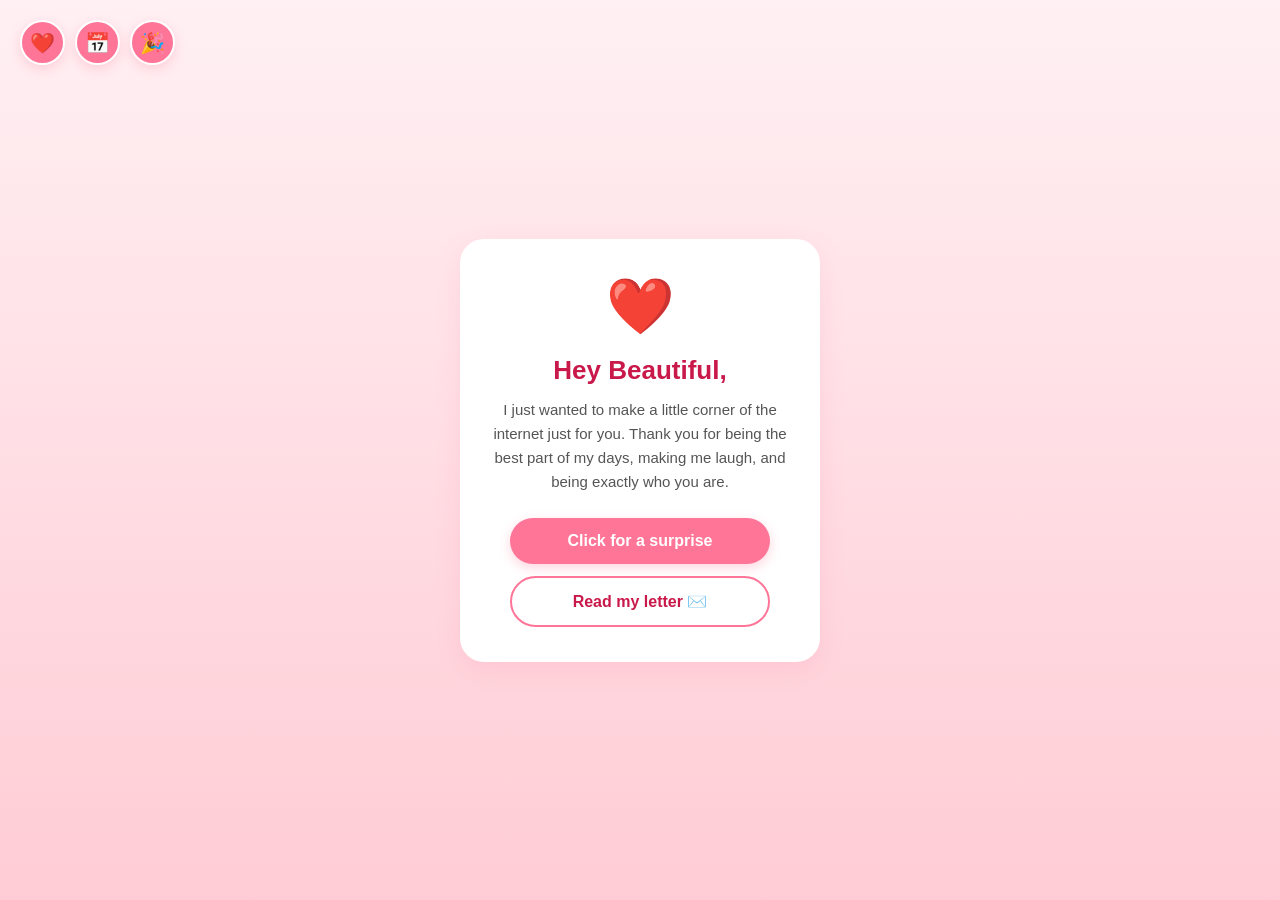
<file: index.html>
<!doctype html>
<html lang="en">
  <head>
    <meta charset="UTF-8" />
    <meta
      name="viewport"
      content="width=device-width, initial-scale=1.0, maximum-scale=1.0, user-scalable=no"
    />
    <meta name="theme-color" content="#fff0f3" />
    <meta name="mobile-web-app-capable" content="yes" />
    <title>For My Favorite Person ❤️</title>
    <link rel="stylesheet" href="style.css" />
  </head>
  <body>
    <div class="top-nav-group">
      <button class="round-btn-top" id="rain-toggle-btn" title="Heart Rain">
        ❤️
      </button>

      <button class="round-btn-top" id="calendar-btn" title="Special Countdown">
        📅
      </button>

      <!-- Hidden by default -->
      <button
        class="round-btn-top"
        id="event-day-btn"
        title="Event Day"
        style="display: none"
      >
        🎉
      </button>
    </div>

    <div class="home-container active" id="home-screen">
      <div class="container" id="card">
        <div class="heart-icon">❤️</div>
        <h1>Hey Beautiful,</h1>
        <p>
          I just wanted to make a little corner of the internet just for you.
          Thank you for being the best part of my days, making me laugh, and
          being exactly who you are.
        </p>

        <div class="button-group">
          <button class="btn" id="surprise-btn">Click for a surprise</button>
          <button class="btn btn-secondary" id="read-letter-btn">
            Read my letter ✉️
          </button>
        </div>

        <div id="secret-message"></div>
      </div>
    </div>

    <div class="home-container" id="letter-screen-wrapper">
      <div class="container letter-container" id="letter-screen">
        <div class="letter-paper">
          <div class="letter-header">My Dearest,</div>
          <div class="letter-body">
            <p>
              I love you so much, Samprita. I think I'm the luckiest person in
              the world to have you as mine. I love you, my cutieepiee
              babyyy😘😘
            </p>
            <p>
              U r my sunshine, my anxiety relief, my love, my world. I can't
              live without you with me. You are my everything, Miss Dey.
            </p>
            <p>
              No matter where life takes us, always remember that you have my
              whole heart, completely and entirely.
            </p>
          </div>
          <div class="letter-footer">
            Forever & always,<br />
            <strong>Your Ahaan❤️</strong>
          </div>
        </div>
        <button class="btn btn-back" id="back-to-home-btn">← Go Back</button>
      </div>
    </div>

    <div class="rain-container" id="rain-screen">
      <div class="rain-overlay">
        <h1>Falling for you...</h1>
        <p>Every single day.</p>
        <button class="btn btn-back" id="stop-rain-btn">Stop the rain</button>
      </div>
    </div>

    <div class="modal-overlay" id="countdown-modal">
      <div class="modal-content">
        <button class="close-modal-btn" id="close-modal-btn">✕</button>
        <div class="modal-heart">💝</div>
        <h2 id="countdown-title">Time Since Sept 20, 2025</h2>

        <div class="countdown-grid">
          <div class="countdown-box">
            <span id="days">00</span>
            <p>Days</p>
          </div>
          <div class="countdown-box">
            <span id="hours">00</span>
            <p>Hours</p>
          </div>
          <div class="countdown-box">
            <span id="minutes">00</span>
            <p>Mins</p>
          </div>
          <div class="countdown-box">
            <span id="seconds">00</span>
            <p>Secs</p>
          </div>
        </div>
      </div>
    </div>

    <script src="script.js"></script>
  </body>
</html>
</file>
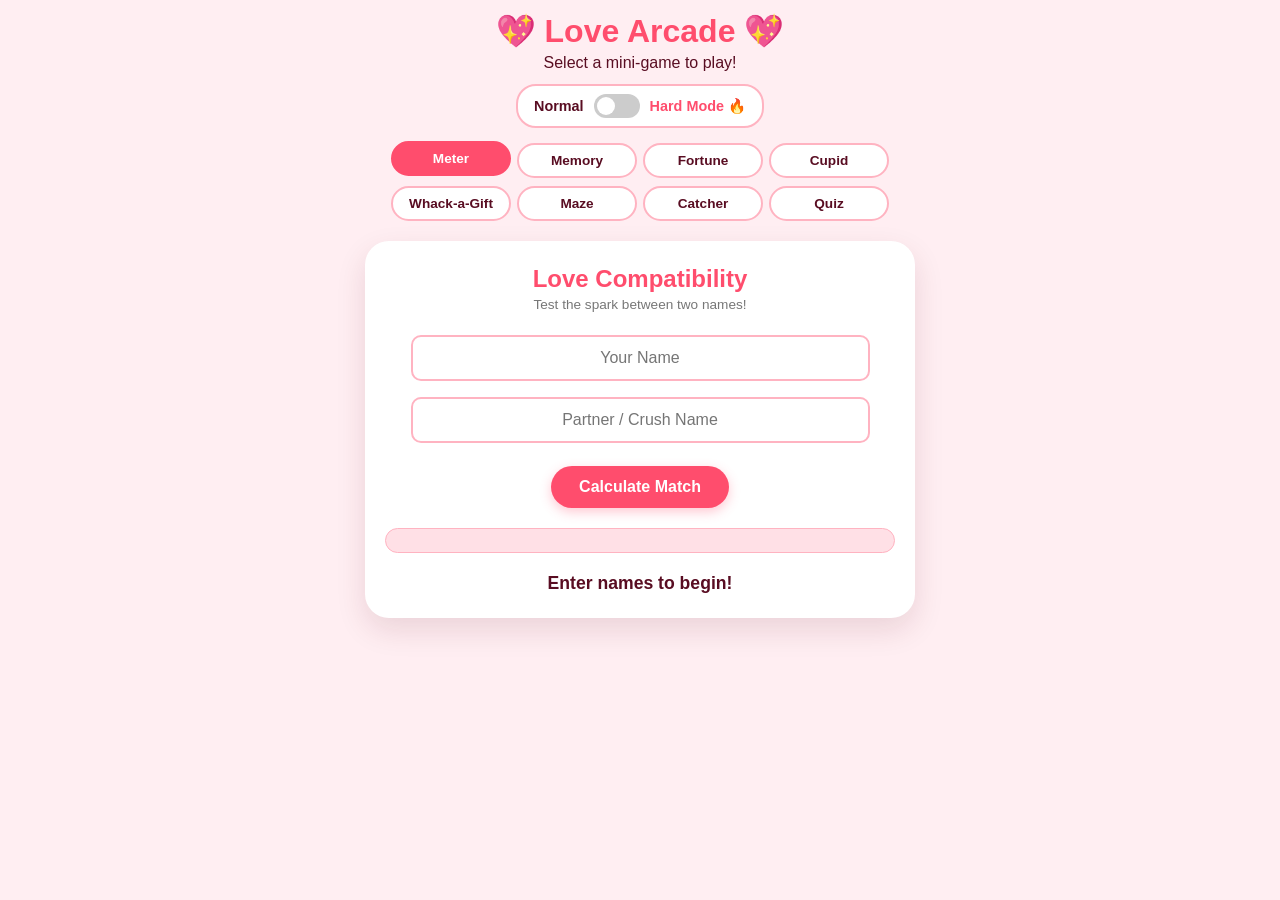
<file: games.html>
<!doctype html>
<html lang="en">
  <head>
    <meta charset="UTF-8" />
    <meta
      name="viewport"
      content="width=device-width, initial-scale=1.0, maximum-scale=1.0, user-scalable=no"
    />
    <title>Love Arcade - 8 Mini Games</title>
    <style>
      :root {
        --bg-color: #ffeef2;
        --card-bg: #ffffff;
        --primary: #ff4d6d;
        --primary-hover: #ff758f;
        --text-color: #590d22;
        --accent: #ffb3c1;
        --dark-pink: #c9184a;
        --hole-bg: #ffe0e6;
        --heart-bg: rgba(0, 150, 255, 0.25);
        --maze-wall: #590d22;
        --maze-path: #ffffff;
      }

      body.dark-theme {
        --bg-color: #1b0b2e;
        --card-bg: #2a1245;
        --primary: #b5179e;
        --primary-hover: #d800a6;
        --text-color: #f72585;
        --accent: #7209b7;
        --dark-pink: #480ca8;
        --hole-bg: #3a0ca3;
        --heart-bg: rgba(181, 23, 158, 0.35);
        --maze-wall: #f72585;
        --maze-path: #180829;
      }

      * {
        box-sizing: border-box;
        margin: 0;
        padding: 0;
        font-family:
          "Segoe UI",
          -apple-system,
          BlinkMacSystemFont,
          Roboto,
          sans-serif;
        transition:
          background-color 0.4s ease,
          color 0.4s ease;
        -webkit-tap-highlight-color: transparent;
      }

      body {
        background-color: var(--bg-color);
        color: var(--text-color);
        display: flex;
        flex-direction: column;
        align-items: center;
        padding: 12px;
        min-height: 100vh;
        position: relative;
        overflow-x: hidden;
      }

      .heart-bg-container {
        position: fixed;
        top: 0;
        left: 0;
        width: 100vw;
        height: 100vh;
        pointer-events: none;
        z-index: 0;
        overflow: hidden;
      }

      .floating-heart {
        position: absolute;
        top: 100vh;
        opacity: 0;
        color: var(--heart-bg);
        font-size: 1.8rem;
        user-select: none;
        animation: floatUp 8s linear infinite;
      }

      @keyframes floatUp {
        0% {
          transform: translateY(0) scale(0.8) rotate(0deg);
          opacity: 0;
        }
        15% {
          opacity: 0.8;
        }
        85% {
          opacity: 0.8;
        }
        100% {
          transform: translateY(-115vh) scale(1.2) rotate(360deg);
          opacity: 0;
        }
      }

      header {
        text-align: center;
        margin-bottom: 12px;
        z-index: 1;
      }

      header h1 {
        font-size: 2rem;
        color: var(--primary);
        margin-bottom: 4px;
      }

      .mode-container {
        display: flex;
        align-items: center;
        gap: 10px;
        margin-bottom: 15px;
        background: var(--card-bg);
        padding: 8px 16px;
        border-radius: 20px;
        border: 2px solid var(--accent);
        font-weight: bold;
        font-size: 0.9rem;
        z-index: 1;
      }

      .switch {
        position: relative;
        display: inline-block;
        width: 46px;
        height: 24px;
      }

      .switch input {
        opacity: 0;
        width: 0;
        height: 0;
      }

      .slider {
        position: absolute;
        cursor: pointer;
        top: 0;
        left: 0;
        right: 0;
        bottom: 0;
        background-color: #ccc;
        transition: 0.4s;
        border-radius: 24px;
      }

      .slider:before {
        position: absolute;
        content: "";
        height: 18px;
        width: 18px;
        left: 3px;
        bottom: 3px;
        background-color: white;
        transition: 0.4s;
        border-radius: 50%;
      }

      input:checked + .slider {
        background-color: var(--primary);
      }
      input:checked + .slider:before {
        transform: translateX(22px);
      }

      .nav-tabs {
        display: flex;
        flex-direction: column;
        gap: 8px;
        align-items: center;
        margin-bottom: 20px;
        z-index: 1;
        width: 100%;
        max-width: 550px;
      }

      .nav-row {
        display: flex;
        flex-wrap: wrap;
        gap: 6px;
        justify-content: center;
        width: 100%;
      }

      .tab-btn {
        background-color: var(--card-bg);
        border: 2px solid var(--accent);
        color: var(--text-color);
        padding: 8px 12px;
        border-radius: 20px;
        cursor: pointer;
        font-weight: bold;
        transition: all 0.2s ease;
        font-size: 0.85rem;
        flex: 1 1 auto;
        max-width: 120px;
        text-align: center;
      }

      .tab-btn:hover,
      .tab-btn.active {
        background-color: var(--primary);
        color: white;
        border-color: var(--primary);
        transform: translateY(-2px);
      }

      .game-card {
        background-color: var(--card-bg);
        width: 100%;
        max-width: 550px;
        border-radius: 24px;
        padding: 24px 20px;
        box-shadow: 0 12px 30px rgba(89, 13, 34, 0.12);
        display: none;
        flex-direction: column;
        align-items: center;
        text-align: center;
        position: relative;
        z-index: 1;
      }

      .game-card#game-6 {
        background: linear-gradient(145deg, #fff5f7 0%, #fbe8ee 100%);
        border: 3px solid #ffccd5;
        box-shadow: 0 15px 35px rgba(255, 77, 109, 0.18);
      }

      .game-card#game-6 h2 {
        color: #a4133c;
        font-size: 1.6rem;
      }

      .game-card#game-6 .game-subtitle {
        color: #800f2f;
        font-weight: 600;
      }

      .game-card.active {
        display: flex;
      }
      .game-card h2 {
        color: var(--primary);
        font-size: 1.5rem;
        margin-bottom: 4px;
      }
      .game-subtitle {
        font-size: 0.85rem;
        color: #777;
        margin-bottom: 15px;
      }

      input[type="text"] {
        width: 90%;
        padding: 12px 15px;
        margin: 8px 0;
        border: 2px solid var(--accent);
        border-radius: 10px;
        outline: none;
        font-size: 1rem;
        text-align: center;
        background-color: var(--card-bg);
        color: var(--text-color);
      }

      button.action-btn {
        background-color: var(--primary);
        color: white;
        border: none;
        padding: 12px 28px;
        font-size: 1rem;
        font-weight: bold;
        border-radius: 25px;
        cursor: pointer;
        margin-top: 15px;
        transition: all 0.2s;
        touch-action: manipulation;
        box-shadow: 0 4px 12px rgba(255, 77, 109, 0.3);
      }

      button.action-btn:hover {
        background-color: var(--primary-hover);
        transform: translateY(-2px);
        box-shadow: 0 6px 16px rgba(255, 77, 109, 0.4);
      }

      .game-card#game-6 button.action-btn {
        background: linear-gradient(135deg, #ff4d6d 0%, #c9184a 100%);
        color: white;
        border: none;
        box-shadow: 0 6px 15px rgba(201, 24, 74, 0.35);
      }

      .game-card#game-6 button.action-btn:hover {
        transform: translateY(-2px) scale(1.02);
        box-shadow: 0 8px 20px rgba(201, 24, 74, 0.45);
      }

      .meter-bar {
        width: 100%;
        height: 25px;
        background-color: var(--hole-bg);
        border-radius: 15px;
        overflow: hidden;
        margin: 20px 0;
        border: 1px solid var(--accent);
      }

      .meter-fill {
        height: 100%;
        width: 0%;
        background: linear-gradient(90deg, var(--accent), var(--primary));
        transition: width 1s ease-in-out;
      }

      .grid-memory {
        display: grid;
        grid-template-columns: repeat(4, 1fr);
        gap: 8px;
        width: 100%;
        margin-top: 10px;
      }

      .grid-memory.hard-grid {
        grid-template-columns: repeat(6, 1fr);
        gap: 5px;
      }

      .card-mem {
        aspect-ratio: 1;
        background-color: var(--accent);
        border-radius: 8px;
        display: flex;
        align-items: center;
        justify-content: center;
        font-size: 1.6rem;
        cursor: pointer;
        user-select: none;
        transition: transform 0.3s;
        color: #fff;
        touch-action: manipulation;
      }

      .grid-memory.hard-grid .card-mem {
        font-size: 1.2rem;
      }
      .card-mem.flipped {
        background-color: var(--hole-bg);
        transform: rotateY(180deg);
      }

      .cookie-img {
        font-size: 4.5rem;
        cursor: pointer;
        transition: transform 0.2s;
        user-select: none;
        display: inline-block;
        touch-action: manipulation;
      }

      .cookie-img:hover:not(.disabled) {
        transform: scale(1.1) rotate(5deg);
      }
      .cookie-img.disabled {
        cursor: default;
        opacity: 0.8;
      }

      .fortune-paper {
        background-color: #fffdd0;
        border: 1px dashed #d4a373;
        padding: 15px;
        margin-top: 15px;
        font-style: italic;
        border-radius: 8px;
        color: #4a3b32;
        width: 100%;
        min-height: 60px;
        display: flex;
        align-items: center;
        justify-content: center;
        font-size: 0.95rem;
      }

      canvas#cupidCanvas {
        border: 2px solid var(--accent);
        border-radius: 12px;
        background-color: var(--hole-bg);
        width: 100%;
        max-width: 320px;
        height: auto;
        touch-action: none;
        cursor:
          url('data:image/svg+xml;utf8,<svg xmlns="http://www.w3.org/2000/svg" width="24" height="24" viewBox="0 0 24 24" fill="none" stroke="red" stroke-width="2"><circle cx="12" cy="12" r="9"/><line x1="12" y1="0" x2="12" y2="24"/><line x1="0" y1="12" x2="24" y2="12"/></svg>')
            12 12,
          crosshair;
      }

      .whack-grid {
        display: grid;
        grid-template-columns: repeat(3, 1fr);
        gap: 10px;
        width: 100%;
        margin-top: 15px;
        position: relative;
        cursor:
          url('data:image/svg+xml;utf8,<svg xmlns="http://www.w3.org/2000/svg" width="32" height="32" viewBox="0 0 24 24"><text y="20" font-size="20">🔨</text></svg>')
            4 4,
          pointer;
        touch-action: manipulation;
      }

      .whack-hole {
        aspect-ratio: 1.1;
        background-color: var(--hole-bg);
        border: 2px dashed var(--accent);
        border-radius: 12px;
        position: relative;
        overflow: hidden;
        display: flex;
        justify-content: center;
        align-items: center;
      }

      .whack-item {
        font-size: 2.8rem;
        position: absolute;
        bottom: -70px;
        transition: bottom 0.2s ease-out;
        user-select: none;
        display: flex;
        justify-content: center;
        align-items: center;
        width: 70px;
        height: 70px;
        pointer-events: auto;
      }

      .whack-item.up {
        bottom: 2px;
      }

      .whack-effect {
        position: absolute;
        font-size: 2.5rem;
        pointer-events: none;
        z-index: 15;
        animation: hammerSlam 0.35s ease-out forwards;
        transform-origin: bottom right;
      }

      @keyframes hammerSlam {
        0% {
          transform: scale(1.4) rotate(-45deg);
          opacity: 1;
        }
        50% {
          transform: scale(1) rotate(15deg);
          opacity: 1;
        }
        100% {
          transform: scale(0.9) rotate(0deg);
          opacity: 0;
        }
      }

      .whack-score-pop {
        position: absolute;
        font-weight: 900;
        font-size: 1.5rem;
        color: #2ec4b6;
        text-shadow: 0px 2px 4px rgba(0, 0, 0, 0.2);
        pointer-events: none;
        z-index: 20;
        animation: scoreFloatUp 0.7s cubic-bezier(0.18, 0.89, 0.32, 1.28)
          forwards;
      }

      .whack-score-pop.minus {
        color: #e63946;
      }

      @keyframes scoreFloatUp {
        0% {
          transform: translateY(0) scale(0.5);
          opacity: 0;
        }
        30% {
          transform: translateY(-15px) scale(1.3);
          opacity: 1;
        }
        100% {
          transform: translateY(-40px) scale(1);
          opacity: 0;
        }
      }

      .maze-board {
        display: grid;
        gap: 2px;
        background-color: var(--accent);
        padding: 4px;
        border-radius: 8px;
        margin: 15px auto;
        max-width: 100%;
        overflow: auto;
      }

      .maze-cell {
        width: 28px;
        height: 28px;
        background-color: var(--maze-path);
        display: flex;
        align-items: center;
        justify-content: center;
        font-size: 1rem;
        user-select: none;
        border-radius: 2px;
      }

      .maze-cell.wall {
        background-color: var(--maze-wall);
      }

      .maze-controls {
        display: grid;
        grid-template-columns: repeat(3, 50px);
        gap: 6px;
        margin-top: 10px;
      }
      .maze-btn {
        height: 50px;
        font-weight: bold;
        font-size: 1.3rem;
        border-radius: 12px;
        border: 1px solid var(--accent);
        background-color: var(--hole-bg);
        color: var(--text-color);
        cursor: pointer;
        touch-action: manipulation;
      }

      canvas#catcherCanvas {
        border: 3px solid #ff758f;
        border-radius: 20px;
        background: linear-gradient(180deg, #4a154b 0%, #240a2c 100%);
        box-shadow:
          0 8px 25px rgba(74, 21, 75, 0.25),
          inset 0 0 20px rgba(255, 117, 143, 0.3);
        width: 100%;
        max-width: 320px;
        height: auto;
        touch-action: none;
        cursor: pointer;
      }

      .quiz-option {
        width: 100%;
        padding: 14px;
        margin: 6px 0;
        border: 2px solid var(--accent);
        border-radius: 12px;
        background-color: var(--card-bg);
        color: var(--text-color);
        font-weight: bold;
        font-size: 0.95rem;
        cursor: pointer;
        transition: all 0.2s;
        touch-action: manipulation;
      }

      .quiz-option:hover,
      .quiz-option:active {
        background-color: var(--hole-bg);
        transform: scale(0.99);
      }

      .timer-badge {
        font-weight: bold;
        color: var(--primary);
        margin-top: 5px;
        font-size: 1rem;
      }
    </style>
  </head>
  <body>
    <div class="heart-bg-container" id="heartBg"></div>

    <header>
      <h1>💖 Love Arcade 💖</h1>
      <p>Select a mini-game to play!</p>
    </header>

    <div class="mode-container">
      <span>Normal</span>
      <label class="switch">
        <input
          type="checkbox"
          id="hardModeToggle"
          onchange="toggleHardMode()"
        />
        <span class="slider"></span>
      </label>
      <span style="color: var(--primary)">Hard Mode 🔥</span>
    </div>

    <div class="nav-tabs">
      <div class="nav-row">
        <button class="tab-btn active" onclick="switchGame(0)">Meter</button>
        <button class="tab-btn" onclick="switchGame(1)">Memory</button>
        <button class="tab-btn" onclick="switchGame(2)">Fortune</button>
        <button class="tab-btn" onclick="switchGame(3)">Cupid</button>
      </div>
      <div class="nav-row">
        <button class="tab-btn" onclick="switchGame(4)">Whack-a-Gift</button>
        <button class="tab-btn" onclick="switchGame(5)">Maze</button>
        <button class="tab-btn" onclick="switchGame(6)">Catcher</button>
        <button class="tab-btn" onclick="switchGame(7)">Quiz</button>
      </div>
    </div>

    <!-- Game 1: Love Meter -->
    <div class="game-card active" id="game-0">
      <h2>Love Compatibility</h2>
      <p class="game-subtitle">Test the spark between two names!</p>
      <input type="text" id="name1" placeholder="Your Name" />
      <input type="text" id="name2" placeholder="Partner / Crush Name" />
      <button class="action-btn" onclick="calculateLove()">
        Calculate Match
      </button>

      <div class="meter-bar">
        <div class="meter-fill" id="meterFill"></div>
      </div>
      <h3 id="loveResult" style="font-size: 1.1rem">Enter names to begin!</h3>
    </div>

    <!-- Game 2: Heart Match Memory -->
    <div class="game-card" id="game-1">
      <h2>Heart Match</h2>
      <p class="game-subtitle">Pair all the matching love emojis!</p>
      <div class="timer-badge" id="memoryTimer">Time: 0.0s</div>
      <div class="grid-memory" id="memoryGrid"></div>
      <button class="action-btn" onclick="initMemoryGame()">Reset Game</button>
    </div>

    <!-- Game 3: Love Fortune Cookie -->
    <div class="game-card" id="game-2">
      <h2>Love Fortune Cookie</h2>
      <p class="game-subtitle">
        Tap the fortune cookie to reveal your romantic fate!
      </p>
      <div style="margin: 15px 0">
        <span class="cookie-img" id="cookieIcon" onclick="crackCookie()"
          >🥠</span
        >
      </div>
      <div class="fortune-paper" id="fortuneText">
        Click the cookie to open it...
      </div>
      <button class="action-btn" onclick="resetCookie()">New Cookie</button>
    </div>

    <!-- Game 4: Cupid's Target Practice -->
    <div class="game-card" id="game-3">
      <h2>Cupid's Target Practice</h2>
      <p class="game-subtitle">Pop hearts to reach target points!</p>
      <canvas id="cupidCanvas" width="300" height="230"></canvas>
      <p style="margin-top: 10px; font-weight: bold">
        Score: <span id="cupidScore">0</span> /
        <span id="cupidTarget">100</span>
      </p>
      <button class="action-btn" onclick="startCupidGame()">
        Start / Reset
      </button>
    </div>

    <!-- Game 5: Whack-a-Gift -->
    <div class="game-card" id="game-4">
      <h2>Whack-A-Gift 🎁</h2>
      <p class="game-subtitle">Tap gifts to whack them with your hammer!</p>
      <div style="display: flex; justify-content: space-around; width: 100%">
        <p style="font-weight: bold">Score: <span id="whackScore">0</span></p>
        <p style="font-weight: bold">Time: <span id="whackTime">25</span>s</p>
      </div>
      <div class="whack-grid" id="whackGrid">
        <div class="whack-hole"><span class="whack-item">🎁</span></div>
        <div class="whack-hole"><span class="whack-item">🎁</span></div>
        <div class="whack-hole"><span class="whack-item">🎁</span></div>
        <div class="whack-hole"><span class="whack-item">🎁</span></div>
        <div class="whack-hole"><span class="whack-item">🎁</span></div>
        <div class="whack-hole"><span class="whack-item">🎁</span></div>
      </div>
      <button class="action-btn" onclick="startWhackGame()">Start Game</button>
    </div>

    <!-- Game 6: Maze Solver -->
    <div class="game-card" id="game-5">
      <h2>Maze Runner 🌀</h2>
      <p class="game-subtitle">Guide Cupid (💘) to the Heart Target (💖)!</p>
      <div class="maze-board" id="mazeBoard"></div>
      <div class="maze-controls">
        <div></div>
        <button class="maze-btn" onclick="movePlayer(0, -1)">▲</button>
        <div></div>
        <button class="maze-btn" onclick="movePlayer(-1, 0)">◄</button>
        <button class="maze-btn" onclick="movePlayer(0, 1)">▼</button>
        <button class="maze-btn" onclick="movePlayer(1, 0)">►</button>
      </div>
      <button class="action-btn" onclick="initMazeGame()">New Maze</button>
    </div>

    <!-- Game 7: Heart Catcher -->
    <div class="game-card" id="game-6">
      <h2>Heart Catcher 🧺</h2>
      <p class="game-subtitle" id="catcherSubtitle">
        Reach 100 points! Avoid bombs & catch falling hearts!
      </p>
      <canvas id="catcherCanvas" width="320" height="240"></canvas>
      <p
        style="
          margin-top: 12px;
          font-weight: 700;
          color: #590d22;
          font-size: 1.05rem;
        "
      >
        Score: <span id="catcherScore" style="color: #d90429">0</span> /
        <span id="catcherTarget">100</span> | Lives:
        <span id="catcherLives" style="color: #ff4d6d">3</span>
      </p>
      <button class="action-btn" onclick="startCatcherGame()">
        Start Game
      </button>
    </div>

    <!-- Game 8: Love Quiz -->
    <div class="game-card" id="game-7">
      <h2>Love Quiz ❓</h2>
      <p class="game-subtitle">Test your romantic knowledge!</p>
      <div class="timer-badge" id="quizTimerDisplay" style="display: none">
        Time Left: 10s
      </div>
      <div id="quizContainer" style="width: 100%">
        <h3 id="quizQuestion" style="margin-bottom: 15px; font-size: 1.1rem">
          Question goes here
        </h3>
        <div id="quizOptions"></div>
      </div>
      <p style="margin-top: 15px; font-weight: bold" id="quizScoreText">
        Score: 0
      </p>
      <button class="action-btn" onclick="initQuizGame()">Restart Quiz</button>
    </div>

    <script>
      const AudioContext = window.AudioContext || window.webkitAudioContext;
      let audioCtx;

      function initAudio() {
        if (!audioCtx) audioCtx = new AudioContext();
        if (audioCtx.state === "suspended") audioCtx.resume();
      }

      function playSound(type) {
        try {
          initAudio();
          const osc = audioCtx.createOscillator();
          const gain = audioCtx.createGain();
          osc.connect(gain);
          gain.connect(audioCtx.destination);

          const now = audioCtx.currentTime;

          if (type === "click") {
            osc.type = "sine";
            osc.frequency.setValueAtTime(600, now);
            gain.gain.setValueAtTime(0.1, now);
            gain.gain.exponentialRampToValueAtTime(0.01, now + 0.05);
            osc.start(now);
            osc.stop(now + 0.05);
          } else if (type === "pop") {
            osc.type = "triangle";
            osc.frequency.setValueAtTime(300, now);
            osc.frequency.exponentialRampToValueAtTime(800, now + 0.1);
            gain.gain.setValueAtTime(0.2, now);
            gain.gain.exponentialRampToValueAtTime(0.01, now + 0.1);
            osc.start(now);
            osc.stop(now + 0.1);
          } else if (type === "whack") {
            osc.type = "square";
            osc.frequency.setValueAtTime(150, now);
            osc.frequency.exponentialRampToValueAtTime(40, now + 0.12);
            gain.gain.setValueAtTime(0.25, now);
            gain.gain.exponentialRampToValueAtTime(0.01, now + 0.12);
            osc.start(now);
            osc.stop(now + 0.12);
          } else if (type === "win") {
            const notes = [523.25, 659.25, 783.99, 1046.5];
            notes.forEach((freq, idx) => {
              const noteOsc = audioCtx.createOscillator();
              const noteGain = audioCtx.createGain();
              noteOsc.connect(noteGain);
              noteOsc.connect(audioCtx.destination);
              noteOsc.frequency.setValueAtTime(freq, now + idx * 0.1);
              noteGain.gain.setValueAtTime(0.2, now + idx * 0.1);
              noteGain.gain.exponentialRampToValueAtTime(
                0.01,
                now + idx * 0.1 + 0.2,
              );
              noteOsc.start(now + idx * 0.1);
              noteOsc.stop(now + idx * 0.1 + 0.2);
            });
          } else if (type === "bomb") {
            osc.type = "sawtooth";
            osc.frequency.setValueAtTime(120, now);
            osc.frequency.linearRampToValueAtTime(30, now + 0.3);
            gain.gain.setValueAtTime(0.3, now);
            gain.gain.exponentialRampToValueAtTime(0.01, now + 0.3);
            osc.start(now);
            osc.stop(now + 0.3);
          } else if (type === "match") {
            osc.type = "sine";
            osc.frequency.setValueAtTime(440, now);
            osc.frequency.setValueAtTime(880, now + 0.1);
            gain.gain.setValueAtTime(0.2, now);
            gain.gain.exponentialRampToValueAtTime(0.01, now + 0.25);
            osc.start(now);
            osc.stop(now + 0.25);
          } else if (type === "step") {
            osc.type = "sine";
            osc.frequency.setValueAtTime(320, now);
            gain.gain.setValueAtTime(0.08, now);
            gain.gain.exponentialRampToValueAtTime(0.01, now + 0.04);
            osc.start(now);
            osc.stop(now + 0.04);
          } else if (type === "cookie") {
            osc.type = "triangle";
            osc.frequency.setValueAtTime(200, now);
            osc.frequency.exponentialRampToValueAtTime(600, now + 0.15);
            gain.gain.setValueAtTime(0.2, now);
            gain.gain.exponentialRampToValueAtTime(0.01, now + 0.15);
            osc.start(now);
            osc.stop(now + 0.15);
          }
        } catch (e) {}
      }

      let isHardMode = false;
      let currentGameIndex = 0;

      function initFloatingHearts() {
        const heartBg = document.getElementById("heartBg");
        heartBg.innerHTML = "";
        for (let i = 0; i < 18; i++) {
          const heart = document.createElement("div");
          heart.classList.add("floating-heart");
          heart.innerText = "💙";
          heart.style.left = `${Math.random() * 92}vw`;
          heart.style.animationDuration = `${Math.random() * 5 + 6}s`;
          heart.style.animationDelay = `${Math.random() * 5}s`;
          heartBg.appendChild(heart);
        }
      }

      function toggleHardMode() {
        playSound("click");
        isHardMode = document.getElementById("hardModeToggle").checked;
        const hearts = document.querySelectorAll(".floating-heart");

        if (isHardMode) {
          document.body.classList.add("dark-theme");
          hearts.forEach((h) => (h.innerText = "💜"));
        } else {
          document.body.classList.remove("dark-theme");
          hearts.forEach((h) => (h.innerText = "💙"));
        }
        switchGame(currentGameIndex);
      }

      function switchGame(index) {
        playSound("click");
        currentGameIndex = index;
        const cards = document.querySelectorAll(".game-card");
        const tabs = document.querySelectorAll(".tab-btn");

        cards.forEach((card, i) => {
          card.classList.toggle("active", i === index);
          tabs[i].classList.toggle("active", i === index);
        });

        clearInterval(memoryTimerInterval);
        clearInterval(memoryCountdown);
        clearInterval(whackTimer);
        clearInterval(whackLoop);
        clearInterval(catcherLoop);
        clearInterval(quizTimerInterval);

        if (index === 1) initMemoryGame();
        if (index === 2) resetCookie();
        if (index === 3) startCupidGame();
        if (index === 4) resetWhackGame();
        if (index === 5) initMazeGame();
        if (index === 6) startCatcherGame();
        if (index === 7) initQuizGame();
      }

      // Game 1: Love Meter
      const customLovePairs = {
        "mehuli+soham": { pct: 100, msg: "100% - Good riddance" },
        "agniv+yajnaseni": { pct: 25, msg: "25% - Never meant to be" },
        "sreyan+subhomita": { pct: 10, msg: "10% - Domestic abuse" },
        "adrija+swastik": { pct: 75, msg: "75% - Believe in them" },
        "adrija+riddhijit": { pct: 0, msg: "0% - Already rejected" },
        "romeo+juliet": {
          pct: 100,
          msg: "📜 100% - Classic Legendary Romance!",
        },
      };

      function calculateLove() {
        playSound("click");
        const raw1 = document.getElementById("name1").value.trim();
        const raw2 = document.getElementById("name2").value.trim();
        if (!raw1 || !raw2) return alert("Please enter both names!");

        const n1 = raw1.toLowerCase();
        const n2 = raw2.toLowerCase();
        let percentage = null,
          customMessage = null;

        if (
          (n1 === "jishnu" && n2 === "samprita") ||
          (n1 === "samprita" && n2 === "jishnu")
        ) {
          percentage = 100;
          customMessage =
            "🔥 100% - Perfect Soulmates! Destiny Written in the Stars!";
        } else if (
          n1 === "jishnu" ||
          n2 === "jishnu" ||
          n1 === "samprita" ||
          n2 === "samprita"
        ) {
          percentage = 0;
          customMessage =
            "💔 0% - Heart Sealed! Only Jishnu & Samprita belong together!";
        } else {
          const pairKey = [n1, n2].sort().join("+");
          if (customLovePairs[pairKey]) {
            percentage = customLovePairs[pairKey].pct;
            customMessage = customLovePairs[pairKey].msg;
          }
        }

        if (percentage === null) {
          let sum = 0;
          for (let i = 0; i < (n1 + n2).length; i++)
            sum += (n1 + n2).charCodeAt(i);
          percentage = isHardMode ? (sum % 41) + 20 : (sum % 61) + 40;
        }

        document.getElementById("loveResult").innerText = "Analyzing sparks...";
        document.getElementById("meterFill").style.width = "0%";

        setTimeout(
          () => {
            playSound("win");
            document.getElementById("meterFill").style.width = percentage + "%";
            let message =
              customMessage ||
              (percentage > 80
                ? `🔥 ${percentage}% - Absolute Soulmates!`
                : percentage > 60
                  ? `💖 ${percentage}% - Great Match!`
                  : percentage > 40
                    ? `😊 ${percentage}% - Sweet Potential!`
                    : `💔 ${percentage}% - Opposites attract? Maybe not...`);
            document.getElementById("loveResult").innerText = message;
          },
          isHardMode ? 1200 : 800,
        );
      }

      // Game 2: Heart Match Memory
      const baseEmojis = ["💖", "💕", "💌", "🌹", "🎁", "🧸"];
      const hardEmojis = ["💖", "💕", "💌", "🌹", "🎁", "🧸", "💍", "💘", "👑"];
      let flippedCards = [],
        matchedPairs = 0,
        memoryStartTime,
        memoryTimerInterval,
        memoryCountdown,
        memoryTimeLeft = 120,
        isMemoryActive = false;

      function initMemoryGame() {
        clearInterval(memoryTimerInterval);
        clearInterval(memoryCountdown);
        isMemoryActive = false;
        const grid = document.getElementById("memoryGrid");
        grid.innerHTML = "";
        flippedCards = [];
        matchedPairs = 0;

        const activeEmojis = isHardMode ? hardEmojis : baseEmojis;
        const doubled = [...activeEmojis, ...activeEmojis].sort(
          () => 0.5 - Math.random(),
        );

        grid.classList.toggle("hard-grid", isHardMode);
        document.getElementById("memoryTimer").innerText = isHardMode
          ? `Time Left: 120s`
          : "Time: 0.0s";

        doubled.forEach((emoji) => {
          const card = document.createElement("div");
          card.classList.add("card-mem");
          card.dataset.emoji = emoji;
          card.innerText = "?";
          card.onclick = () => flipCard(card, activeEmojis.length);
          grid.appendChild(card);
        });
      }

      function flipCard(card, totalPairs) {
        playSound("click");
        if (!isMemoryActive) {
          isMemoryActive = true;
          memoryStartTime = Date.now();
          if (isHardMode) {
            memoryTimeLeft = 120;
            memoryCountdown = setInterval(() => {
              memoryTimeLeft--;
              document.getElementById("memoryTimer").innerText =
                `Time Left: ${memoryTimeLeft}s`;
              if (memoryTimeLeft <= 0) {
                clearInterval(memoryCountdown);
                playSound("bomb");
                alert("⏳ Time is up!");
                initMemoryGame();
              }
            }, 1000);
          } else {
            memoryTimerInterval = setInterval(() => {
              document.getElementById("memoryTimer").innerText =
                `Time: ${((Date.now() - memoryStartTime) / 1000).toFixed(1)}s`;
            }, 100);
          }
        }

        if (flippedCards.length < 2 && !card.classList.contains("flipped")) {
          card.classList.add("flipped");
          card.innerText = card.dataset.emoji;
          flippedCards.push(card);
          if (flippedCards.length === 2)
            setTimeout(() => checkMatch(totalPairs), 500);
        }
      }

      function checkMatch(totalPairs) {
        const [c1, c2] = flippedCards;
        if (c1.dataset.emoji === c2.dataset.emoji) {
          playSound("match");
          matchedPairs++;
          if (matchedPairs === totalPairs) {
            clearInterval(memoryTimerInterval);
            clearInterval(memoryCountdown);
            playSound("win");
            alert(
              `🎉 You matched all cards in ${((Date.now() - memoryStartTime) / 1000).toFixed(1)}s!`,
            );
          }
        } else {
          c1.classList.remove("flipped");
          c2.classList.remove("flipped");
          c1.innerText = "?";
          c2.innerText = "?";
        }
        flippedCards = [];
      }

      // Game 3: Love Fortune Cookie
      const fortunes = [
        "A surprise romantic gesture is heading your way! 💌",
        "Someone special thinks about you more than you know. 💭",
        "Laughter will be the key to your heart this week. 😄",
        "An exciting new connection is right around the corner! ✨",
        "Your charm is irresistible today. Use it wisely! 😉",
        "True love is built on shared moments and good food. 🍕",
        "An unexpected compliment will brighten your romantic spark today! 🌟",
        "Love favors the bold—say what you truly feel! 💕",
        "A cozy date night is written in your near future! 🍷",
        "Happiness in love comes when you least expect it! 🌈",
      ];

      let isCookieOpened = false,
        cookieTimer;
      function crackCookie() {
        if (isCookieOpened) return;
        playSound("cookie");
        isCookieOpened = true;
        const cookie = document.getElementById("cookieIcon");
        cookie.innerText = "🥠💥";
        cookie.classList.add("disabled");

        const randomFortune =
          fortunes[Math.floor(Math.random() * fortunes.length)];
        const text = document.getElementById("fortuneText");
        if (isHardMode) {
          text.innerText = `${randomFortune} (Self-destructs in 5s!)`;
          cookieTimer = setTimeout(() => {
            text.innerText = "🔒 Fortune expired!";
          }, 5000);
        } else {
          text.innerText = randomFortune;
        }
      }

      function resetCookie() {
        playSound("click");
        clearTimeout(cookieTimer);
        isCookieOpened = false;
        const cookie = document.getElementById("cookieIcon");
        cookie.innerText = "🥠";
        cookie.classList.remove("disabled");
        document.getElementById("fortuneText").innerText =
          "Click the cookie to open it...";
      }

      // Game 4: Cupid Target Shooting
      let canvas,
        ctx,
        targets = [],
        particles = [],
        cupidScore = 0,
        cupidLoop,
        cupidWon = false;

      function startCupidGame() {
        canvas = document.getElementById("cupidCanvas");
        ctx = canvas.getContext("2d");
        cupidScore = 0;
        cupidWon = false;
        const targetScore = isHardMode ? 200 : 100;
        document.getElementById("cupidTarget").innerText = targetScore;
        document.getElementById("cupidScore").innerText = cupidScore;
        targets = [];
        particles = [];
        clearInterval(cupidLoop);

        cupidLoop = setInterval(() => {
          if (cupidWon) return;
          if (targets.length < (isHardMode ? 7 : 5) && Math.random() < 0.3) {
            targets.push({
              x: Math.random() * (canvas.width - 40) + 20,
              y: canvas.height + 20,
              speed: isHardMode
                ? Math.random() * 2.2 + 2
                : Math.random() * 1.5 + 1,
              drift: isHardMode ? Math.random() * 2 - 1 : 0,
              size: isHardMode ? 16 : 22,
            });
          }
          updateCupidGame();
        }, 30);

        const handleShooting = (clientX, clientY) => {
          if (cupidWon) return;
          playSound("pop");
          const rect = canvas.getBoundingClientRect();
          const scaleX = canvas.width / rect.width;
          const scaleY = canvas.height / rect.height;
          const clickX = (clientX - rect.left) * scaleX;
          const clickY = (clientY - rect.top) * scaleY;

          targets.forEach((target, index) => {
            if (
              Math.hypot(target.x - clickX, target.y - clickY) <
              target.size + 12
            ) {
              for (let p = 0; p < 5; p++) {
                particles.push({
                  x: target.x,
                  y: target.y,
                  vx: (Math.random() - 0.5) * 6,
                  vy: (Math.random() - 0.5) * 6,
                  alpha: 1,
                  char: ["✨", "💖", "💥"][Math.floor(Math.random() * 3)],
                });
              }
              targets.splice(index, 1);
              cupidScore += isHardMode ? 20 : 10;
              document.getElementById("cupidScore").innerText = cupidScore;

              if (cupidScore >= targetScore && !cupidWon) {
                cupidWon = true;
                clearInterval(cupidLoop);
                playSound("win");
                setTimeout(() => {
                  alert(
                    `🏹 Cupid's Victory! You reached ${targetScore} Points!`,
                  );
                  startCupidGame();
                }, 100);
              }
            }
          });
        };

        canvas.onclick = (e) => handleShooting(e.clientX, e.clientY);
        canvas.ontouchstart = (e) => {
          if (e.touches.length > 0)
            handleShooting(e.touches[0].clientX, e.touches[0].clientY);
        };
      }

      function updateCupidGame() {
        ctx.clearRect(0, 0, canvas.width, canvas.height);

        targets.forEach((target, index) => {
          target.y -= target.speed;
          target.x += target.drift;
          ctx.fillStyle = isHardMode ? "#b5179e" : "#ff4d6d";
          ctx.font = `${target.size}px Arial`;
          ctx.fillText("❤️", target.x - target.size / 2, target.y);
          if (target.y < -20) targets.splice(index, 1);
        });

        particles.forEach((p, index) => {
          p.x += p.vx;
          p.y += p.vy;
          p.alpha -= 0.05;
          if (p.alpha <= 0) {
            particles.splice(index, 1);
            return;
          }
          ctx.globalAlpha = Math.max(0, p.alpha);
          ctx.font = "14px Arial";
          ctx.fillText(p.char, p.x, p.y);
          ctx.globalAlpha = 1;
        });
      }

      // Game 5: Whack-a-Gift
      let whackScore = 0,
        whackTimeLeft = 25,
        whackTimer,
        whackLoop,
        isWhackRunning = false;

      function resetWhackGame() {
        clearInterval(whackTimer);
        clearInterval(whackLoop);
        isWhackRunning = false;
        whackScore = 0;
        whackTimeLeft = 25;
        document.getElementById("whackScore").innerText = whackScore;
        document.getElementById("whackTime").innerText = whackTimeLeft;
        document
          .querySelectorAll(".whack-item")
          .forEach((item) => item.classList.remove("up"));
      }

      function startWhackGame() {
        playSound("click");
        resetWhackGame();
        isWhackRunning = true;
        const holes = document.querySelectorAll(".whack-hole");

        whackLoop = setInterval(
          () => {
            const randomHole = holes[Math.floor(Math.random() * holes.length)];
            const item = randomHole.querySelector(".whack-item");
            if (!item.classList.contains("up")) {
              item.innerText = isHardMode && Math.random() < 0.25 ? "💣" : "🎁";
              item.dataset.type = item.innerText === "💣" ? "trap" : "good";
              item.classList.add("up");
              setTimeout(
                () => item.classList.remove("up"),
                isHardMode ? 1200 : 1400,
              );
            }
          },
          isHardMode ? 850 : 1000,
        );

        whackTimer = setInterval(() => {
          whackTimeLeft--;
          document.getElementById("whackTime").innerText = whackTimeLeft;
          if (whackTimeLeft <= 0) {
            clearInterval(whackTimer);
            clearInterval(whackLoop);
            isWhackRunning = false;
            playSound("win");
            alert(`⏱️ Time's up! Final Whack Score: ${whackScore}`);
            resetWhackGame();
          }
        }, 1000);
      }

      const handleWhackHit = (hole, clientX, clientY) => {
        if (!isWhackRunning) return;
        const item = hole.querySelector(".whack-item");
        if (!item.classList.contains("up")) return;

        const rect = hole.getBoundingClientRect();
        const clickX = clientX - rect.left;
        const clickY = clientY - rect.top;

        const hammerEffect = document.createElement("div");
        hammerEffect.classList.add("whack-effect");
        hammerEffect.innerText = "🔨";
        hammerEffect.style.left = `${clickX - 20}px`;
        hammerEffect.style.top = `${clickY - 30}px`;
        hole.appendChild(hammerEffect);
        setTimeout(() => hammerEffect.remove(), 350);

        const scorePop = document.createElement("div");
        scorePop.classList.add("whack-score-pop");

        if (item.dataset.type === "trap") {
          playSound("bomb");
          whackScore = Math.max(0, whackScore - 5);
          scorePop.innerText = "-5";
          scorePop.classList.add("minus");
        } else {
          playSound("whack");
          whackScore += 10;
          scorePop.innerText = "+10";
        }

        scorePop.style.left = `${clickX - 15}px`;
        scorePop.style.top = `${clickY - 20}px`;
        hole.appendChild(scorePop);
        setTimeout(() => scorePop.remove(), 700);

        document.getElementById("whackScore").innerText = whackScore;
        item.classList.remove("up");
      };

      document.querySelectorAll(".whack-hole").forEach((hole) => {
        hole.addEventListener("click", (e) =>
          handleWhackHit(hole, e.clientX, e.clientY),
        );
        hole.addEventListener("touchstart", (e) => {
          if (e.touches.length > 0)
            handleWhackHit(hole, e.touches[0].clientX, e.touches[0].clientY);
        });
      });

      // Game 6: Maze Solver
      let mazeGrid = [],
        mazeSize = 9,
        playerPos = { x: 0, y: 0 },
        goalPos = { x: 8, y: 8 };

      function initMazeGame() {
        mazeSize = isHardMode ? 11 : 9;
        goalPos = { x: mazeSize - 1, y: mazeSize - 1 };
        playerPos = { x: 0, y: 0 };

        mazeGrid = Array.from({ length: mazeSize }, () =>
          Array(mazeSize).fill(1),
        );

        function carve(cx, cy) {
          mazeGrid[cy][cx] = 0;
          const dirs = [
            [0, -2],
            [0, 2],
            [-2, 0],
            [2, 0],
          ].sort(() => Math.random() - 0.5);

          for (let [dx, dy] of dirs) {
            const nx = cx + dx,
              ny = cy + dy;
            if (
              nx >= 0 &&
              nx < mazeSize &&
              ny >= 0 &&
              ny < mazeSize &&
              mazeGrid[ny][nx] === 1
            ) {
              mazeGrid[cy + dy / 2][cx + dx / 2] = 0;
              carve(nx, ny);
            }
          }
        }

        carve(0, 0);
        mazeGrid[0][0] = 0;
        mazeGrid[0][1] = 0;
        mazeGrid[1][0] = 0;
        mazeGrid[goalPos.y][goalPos.x] = 0;
        mazeGrid[goalPos.y - 1][goalPos.x] = 0;
        mazeGrid[goalPos.y][goalPos.x - 1] = 0;

        renderMaze();
      }

      function renderMaze() {
        const board = document.getElementById("mazeBoard");
        const cellSize = isHardMode ? 24 : 28;
        board.style.gridTemplateColumns = `repeat(${mazeSize}, ${cellSize}px)`;
        board.innerHTML = "";

        for (let r = 0; r < mazeSize; r++) {
          for (let c = 0; c < mazeSize; c++) {
            const cell = document.createElement("div");
            cell.classList.add("maze-cell");
            cell.style.width = `${cellSize}px`;
            cell.style.height = `${cellSize}px`;
            if (mazeGrid[r][c] === 1) cell.classList.add("wall");

            if (r === playerPos.y && c === playerPos.x) cell.innerText = "💘";
            else if (r === goalPos.y && c === goalPos.x) cell.innerText = "💖";
            board.appendChild(cell);
          }
        }
      }

      function movePlayer(dx, dy) {
        const newX = playerPos.x + dx;
        const newY = playerPos.y + dy;
        if (
          newX >= 0 &&
          newX < mazeSize &&
          newY >= 0 &&
          newY < mazeSize &&
          mazeGrid[newY][newX] !== 1
        ) {
          playSound("step");
          playerPos.x = newX;
          playerPos.y = newY;
          renderMaze();
          if (playerPos.x === goalPos.x && playerPos.y === goalPos.y) {
            playSound("win");
            setTimeout(() => {
              alert("🎉 Maze Solved! Cupid reached the Heart!");
              initMazeGame();
            }, 150);
          }
        }
      }

      window.addEventListener("keydown", (e) => {
        if (currentGameIndex === 5) {
          if (e.key === "ArrowUp") movePlayer(0, -1);
          if (e.key === "ArrowDown") movePlayer(0, 1);
          if (e.key === "ArrowLeft") movePlayer(-1, 0);
          if (e.key === "ArrowRight") movePlayer(1, 0);
        }
      });

      // Game 7: Heart Catcher (Hard Mode: 80% Bombs, Target 200)
      let catcherCanvas,
        catcherCtx,
        basketX = 130,
        catcherScore = 0,
        catcherLives = 3,
        fallingItems = [],
        explosionParticles = [],
        catcherLoop,
        catcherWon = false;

      function startCatcherGame() {
        playSound("click");
        catcherCanvas = document.getElementById("catcherCanvas");
        catcherCtx = catcherCanvas.getContext("2d");
        basketX = 130;
        catcherScore = 0;
        catcherLives = 3;
        fallingItems = [];
        explosionParticles = [];
        catcherWon = false;

        const targetScore = isHardMode ? 200 : 100;
        document.getElementById("catcherTarget").innerText = targetScore;
        document.getElementById("catcherScore").innerText = catcherScore;
        document.getElementById("catcherLives").innerText = catcherLives;
        document.getElementById("catcherSubtitle").innerText = isHardMode
          ? `Reach ${targetScore} points! DANGER: Heavy Bomb Rain!`
          : `Reach ${targetScore} points! Avoid bombs & catch falling hearts!`;

        clearInterval(catcherLoop);
        catcherLoop = setInterval(() => {
          if (catcherWon) return;

          const spawnChance = isHardMode ? 0.12 : 0.05;
          if (Math.random() < spawnChance) {
            // In Hard Mode, 80% of falling items are bombs (hearts are rare!)
            const bombChance = isHardMode ? 0.8 : 0.2;
            fallingItems.push({
              x: Math.random() * (catcherCanvas.width - 30) + 15,
              y: 0,
              speed: isHardMode
                ? Math.random() * 2.5 + 3.0
                : Math.random() * 1.2 + 1.6,
              isBomb: Math.random() < bombChance,
            });
          }
          updateCatcherGame();
        }, 30);

        const setBasketPos = (clientX) => {
          const rect = catcherCanvas.getBoundingClientRect();
          const scaleX = catcherCanvas.width / rect.width;
          basketX = (clientX - rect.left) * scaleX - 25;
        };

        catcherCanvas.onmousemove = (e) => setBasketPos(e.clientX);
        catcherCanvas.ontouchmove = (e) => {
          if (e.touches.length > 0) setBasketPos(e.touches[0].clientX);
        };
      }

      function triggerBombExplosion(x, y) {
        for (let i = 0; i < 12; i++) {
          const angle = Math.random() * Math.PI * 2;
          const speed = Math.random() * 4 + 2;
          explosionParticles.push({
            x: x,
            y: y,
            vx: Math.cos(angle) * speed,
            vy: Math.sin(angle) * speed,
            alpha: 1,
            scale: Math.random() * 0.8 + 0.8,
            char: ["💥", "🔥", "✨", "⚡"][Math.floor(Math.random() * 4)],
          });
        }
      }

      function drawHighContrastBasket(x, y) {
        const width = 50;
        const height = 24;

        // Base Shadow / Glow
        catcherCtx.fillStyle = "rgba(255, 117, 143, 0.4)";
        catcherCtx.beginPath();
        catcherCtx.ellipse(
          x + width / 2,
          y + height + 2,
          28,
          6,
          0,
          0,
          Math.PI * 2,
        );
        catcherCtx.fill();

        // Basket Handle
        catcherCtx.strokeStyle = "#ffd166";
        catcherCtx.lineWidth = 3;
        catcherCtx.beginPath();
        catcherCtx.arc(x + width / 2, y + 2, 18, Math.PI, 0);
        catcherCtx.stroke();

        // Basket Main Body
        catcherCtx.fillStyle = "#ffb703";
        catcherCtx.beginPath();
        catcherCtx.moveTo(x, y + 4);
        catcherCtx.lineTo(x + width, y + 4);
        catcherCtx.lineTo(x + width - 8, y + height);
        catcherCtx.lineTo(x + 8, y + height);
        catcherCtx.closePath();
        catcherCtx.fill();

        // High Contrast Rim
        catcherCtx.strokeStyle = "#ffffff";
        catcherCtx.lineWidth = 2.5;
        catcherCtx.beginPath();
        catcherCtx.roundRect(x - 2, y + 1, width + 4, 6, 3);
        catcherCtx.fillStyle = "#fb8500";
        catcherCtx.fill();
        catcherCtx.stroke();

        // Weave Pattern Accent Lines
        catcherCtx.strokeStyle = "rgba(0, 0, 0, 0.15)";
        catcherCtx.lineWidth = 1.5;
        catcherCtx.beginPath();
        catcherCtx.moveTo(x + 12, y + 8);
        catcherCtx.lineTo(x + width - 16, y + height - 2);
        catcherCtx.moveTo(x + width - 12, y + 8);
        catcherCtx.lineTo(x + 16, y + height - 2);
        catcherCtx.stroke();
      }

      function updateCatcherGame() {
        catcherCtx.clearRect(0, 0, catcherCanvas.width, catcherCanvas.height);

        // Midnight background accents
        catcherCtx.fillStyle = "rgba(255, 255, 255, 0.25)";
        catcherCtx.fillRect(40, 30, 2, 2);
        catcherCtx.fillRect(180, 70, 3, 3);
        catcherCtx.fillRect(270, 40, 2, 2);

        // Draw Basket
        drawHighContrastBasket(basketX, catcherCanvas.height - 30);

        const targetScore = isHardMode ? 200 : 100;

        // Handle Falling Items
        fallingItems.forEach((item, i) => {
          item.y += item.speed;
          catcherCtx.font = "24px Arial";
          catcherCtx.fillText(item.isBomb ? "💣" : "❤️", item.x, item.y);

          // Collision with Basket
          if (
            item.y >= catcherCanvas.height - 35 &&
            Math.abs(item.x - (basketX + 10)) < 35
          ) {
            if (item.isBomb) {
              playSound("bomb");
              catcherLives--;
              document.getElementById("catcherLives").innerText = catcherLives;
              triggerBombExplosion(item.x, item.y);
            } else {
              playSound("pop");
              catcherScore += 10;
              document.getElementById("catcherScore").innerText = catcherScore;

              if (catcherScore >= targetScore && !catcherWon) {
                catcherWon = true;
                clearInterval(catcherLoop);
                playSound("win");
                setTimeout(() => {
                  alert(
                    `🧺 Ultimate Catcher Victory! You reached ${targetScore} Points on Hard Mode!`,
                  );
                  startCatcherGame();
                }, 150);
              }
            }
            fallingItems.splice(i, 1);
          } else if (item.y > catcherCanvas.height) {
            fallingItems.splice(i, 1);
          }
        });

        // Explosion Particles
        explosionParticles.forEach((p, idx) => {
          p.x += p.vx;
          p.y += p.vy;
          p.alpha -= 0.06;

          if (p.alpha <= 0) {
            explosionParticles.splice(idx, 1);
            return;
          }

          catcherCtx.globalAlpha = Math.max(0, p.alpha);
          catcherCtx.font = `${Math.floor(16 * p.scale)}px Arial`;
          catcherCtx.fillText(p.char, p.x, p.y);
          catcherCtx.globalAlpha = 1;
        });

        if (catcherLives <= 0 && !catcherWon) {
          clearInterval(catcherLoop);
          playSound("bomb");
          alert(`💥 Game Over! Final Catcher Score: ${catcherScore}`);
          startCatcherGame();
        }
      }

      // Game 8: Love Quiz
      const easyQuizQuestions = [
        {
          q: "Which city is famously known as the City of Love?",
          opts: ["Paris", "Rome", "Venice", "New York"],
          a: 0,
        },
        {
          q: "What fruit is historically called the 'Love Apple'?",
          opts: ["Strawberry", "Tomato", "Apple", "Peach"],
          a: 1,
        },
        {
          q: "Who is the Roman god of love?",
          opts: ["Apollo", "Mars", "Cupid", "Jupiter"],
          a: 2,
        },
        {
          q: "What flower is most traditionally given on Valentine's Day?",
          opts: ["Tulip", "Red Rose", "Sunflower", "Lily"],
          a: 1,
        },
        {
          q: "What weapon is Cupid famous for carrying?",
          opts: ["Sword & Shield", "Bow & Arrow", "Magic Wand", "Spear"],
          a: 1,
        },
      ];

      const hardQuizQuestions = [
        {
          q: "What is the traditional gift for a 50th Wedding Anniversary?",
          opts: ["Silver", "Gold", "Diamond", "Ruby"],
          a: 1,
        },
        {
          q: "In Greek mythology, who was Cupid's mother?",
          opts: ["Hera", "Aphrodite", "Athena", "Artemis"],
          a: 1,
        },
        {
          q: "Which ancient civilization wrote the oldest surviving love poem?",
          opts: ["Greeks", "Sumerians", "Egyptians", "Romans"],
          a: 1,
        },
      ];

      let quizIdx = 0,
        quizScore = 0,
        activeQuizQuestions = [],
        quizTimeLeft = 10,
        quizTimerInterval;

      function initQuizGame() {
        playSound("click");
        clearInterval(quizTimerInterval);
        quizIdx = 0;
        quizScore = 0;
        document.getElementById("quizScoreText").innerText =
          `Score: ${quizScore}`;

        const pool = isHardMode ? hardQuizQuestions : easyQuizQuestions;
        activeQuizQuestions = [...pool]
          .sort(() => 0.5 - Math.random())
          .slice(0, 5);

        const timerDisplay = document.getElementById("quizTimerDisplay");
        timerDisplay.style.display = isHardMode ? "block" : "none";

        loadQuizQuestion();
      }

      function loadQuizQuestion() {
        clearInterval(quizTimerInterval);

        if (quizIdx >= activeQuizQuestions.length) {
          playSound("win");
          document.getElementById("quizQuestion").innerText =
            "🎉 Quiz Complete!";
          document.getElementById("quizOptions").innerHTML =
            `<p style="font-size: 1.1rem; margin-top: 10px;">Final Score: <b>${quizScore}/${activeQuizQuestions.length * 10}</b></p>`;
          document.getElementById("quizTimerDisplay").style.display = "none";
          return;
        }

        if (isHardMode) {
          quizTimeLeft = 10;
          document.getElementById("quizTimerDisplay").innerText =
            `Time Left: ${quizTimeLeft}s`;
          quizTimerInterval = setInterval(() => {
            quizTimeLeft--;
            document.getElementById("quizTimerDisplay").innerText =
              `Time Left: ${quizTimeLeft}s`;
            if (quizTimeLeft <= 0) {
              clearInterval(quizTimerInterval);
              playSound("bomb");
              quizIdx++;
              loadQuizQuestion();
            }
          }, 1000);
        }

        const current = activeQuizQuestions[quizIdx];
        document.getElementById("quizQuestion").innerText =
          `(${quizIdx + 1}/${activeQuizQuestions.length}) ${current.q}`;
        const optDiv = document.getElementById("quizOptions");
        optDiv.innerHTML = "";

        current.opts.forEach((opt, i) => {
          const btn = document.createElement("button");
          btn.classList.add("quiz-option");
          btn.innerText = opt;
          btn.onclick = () => {
            clearInterval(quizTimerInterval);
            if (i === current.a) {
              playSound("match");
              quizScore += 10;
            } else {
              playSound("bomb");
            }
            document.getElementById("quizScoreText").innerText =
              `Score: ${quizScore}`;
            quizIdx++;
            loadQuizQuestion();
          };
          optDiv.appendChild(btn);
        });
      }

      initFloatingHearts();
      initMemoryGame();
    </script>
  </body>
</html>
</file>
<file: style.css>
:root {
  --primary-pink: #ff7597;
  --secondary-pink: #ffb3c6;
  --dark-pink: #c9184a;
  --bg-color: #fff0f3;
  --card-bg: #ffffff;
  --paper-bg: #fffdf6;
}

/* Base resets to eliminate native browser margin/padding discrepancies */
* {
  box-sizing: border-box;
  margin: 0;
  padding: 0;
  font-family:
    -apple-system, BlinkMacSystemFont, "Segoe UI", Roboto, Helvetica, Arial,
    sans-serif;
  -webkit-tap-highlight-color: transparent;
}

html,
body {
  background-color: var(--bg-color);
  margin: 0;
  padding: 0;
  width: 100%;
  height: 100%;
  min-height: 100vh;
  color: #4a4a4a;
  overflow-x: hidden;
  position: relative;
  display: block;
}

/* --- FLOATING TOP NAVIGATION GROUP --- */
.top-nav-group {
  position: fixed;
  top: 20px;
  left: 20px;
  display: flex;
  gap: 10px;
  z-index: 2500;
}

.round-btn-top {
  width: 45px;
  height: 45px;
  border-radius: 50%;
  background-color: var(--primary-pink);
  color: white;
  border: 2px solid white;
  box-shadow: 0 4px 12px rgba(255, 117, 151, 0.25);
  cursor: pointer;
  font-size: 20px;
  display: flex;
  justify-content: center;
  align-items: center;
  transition:
    transform 0.2s,
    background-color 0.2s;
}

.round-btn-top:active {
  transform: scale(0.9);
  background-color: var(--dark-pink);
}

/* --- BASE VIEWPORT WRAPPER SYSTEM --- */
.home-container {
  position: fixed;
  top: 0;
  left: 0;
  width: 100vw;
  height: 100vh;
  background: linear-gradient(to bottom, #fff0f3, #ffccd5);
  z-index: 999;
  overflow: hidden;

  /* Pure Viewport Center Snap Engine */
  display: none;
  justify-content: center;
  align-items: center;

  padding: 16px;
  box-sizing: border-box;
}

.home-container.active {
  display: flex;
}

/* Base Central Card Framework */
.container {
  background: var(--card-bg);
  padding: 35px 24px;
  border-radius: 24px;
  box-shadow: 0 8px 24px rgba(255, 117, 151, 0.15);
  text-align: center;

  position: relative;
  left: 0;
  right: 0;
  transform: none;

  width: 100%;
  max-width: 360px;
  margin: 0 auto;
  box-sizing: border-box;
  z-index: 5;
}

/* --- CARD TEXT & HEART BEAT ELEMENTS --- */
.heart-icon {
  font-size: 55px;
  color: var(--primary-pink);
  animation: heartbeat 1.4s infinite;
  display: inline-block;
  margin-bottom: 16px;
}

@keyframes heartbeat {
  0%,
  40%,
  80%,
  100% {
    transform: scale(1);
  }
  20%,
  60% {
    transform: scale(1.12);
  }
}

h1 {
  color: var(--dark-pink);
  font-size: 26px;
  margin-bottom: 12px;
  font-weight: 700;
}

p {
  font-size: 15px;
  line-height: 1.6;
  margin-bottom: 24px;
  color: #555;
}

/* --- BUTTON UI ELEMENTS --- */
.button-group {
  display: flex;
  flex-direction: column;
  gap: 12px;
  align-items: center;
  width: 100%;
}

.btn {
  background-color: var(--primary-pink);
  color: white;
  border: none;
  padding: 14px 32px;
  font-size: 16px;
  font-weight: bold;
  border-radius: 50px;
  cursor: pointer;
  width: 100%;
  max-width: 260px;
  transition:
    background-color 0.2s,
    transform 0.1s;
  box-shadow: 0 4px 12px rgba(255, 117, 151, 0.3);
  outline: none;
}

.btn-secondary {
  background-color: transparent;
  color: var(--dark-pink);
  border: 2px solid var(--primary-pink);
  box-shadow: none;
}

.btn-back {
  background-color: #666;
  box-shadow: none;
  padding: 10px 24px;
  font-size: 14px;
  margin-top: 20px;
}

.btn:active {
  background-color: var(--dark-pink);
  transform: scale(0.98);
}

.btn-secondary:active {
  background-color: rgba(255, 179, 198, 0.2);
}

#secret-message {
  display: none;
  margin-top: 24px;
  padding-top: 20px;
  border-top: 1px dashed var(--secondary-pink);
  color: var(--dark-pink);
  font-style: italic;
  font-size: 18px;
  line-height: 1.5;
  animation: fadeIn 0.5s ease-out forwards;
}

@keyframes fadeIn {
  from {
    opacity: 0;
    transform: translateY(8px);
  }
  to {
    opacity: 1;
    transform: translateY(0);
  }
}

/* --- SCREEN 2: LOVE LETTER PAPER FORMATTING --- */
.letter-container {
  background: var(--card-bg);
  padding: 24px 16px;
}

.letter-paper {
  background-color: var(--paper-bg);
  background-image: linear-gradient(#e1eedb 1px, transparent 1px);
  background-size: 100% 28px;
  padding: 30px 20px;
  border-radius: 12px;
  box-shadow:
    inset 0 0 20px rgba(0, 0, 0, 0.05),
    0 4px 10px rgba(0, 0, 0, 0.05);
  text-align: left;
  border-left: 2px solid #ffccd5;
}

.letter-header {
  font-family: Georgia, serif;
  font-size: 20px;
  font-style: italic;
  color: var(--dark-pink);
  margin-bottom: 20px;
}

.letter-body {
  font-family: Georgia, serif;
  font-size: 16px;
  line-height: 28px;
  color: #333;
}

.letter-body p {
  margin-bottom: 28px;
  text-align: justify;
}

.letter-footer {
  font-family: Georgia, serif;
  font-size: 16px;
  color: #4a4a4a;
  margin-top: 30px;
  text-align: right;
  line-height: 1.5;
}

/* --- SCREEN 3: HEART RAIN SCREEN LAYER --- */
.rain-container {
  position: fixed;
  top: 0;
  left: 0;
  width: 100%;
  height: 100%;
  background: linear-gradient(to bottom, #fff0f3, #ffccd5);
  overflow: hidden;
  display: none;
  z-index: 1200;
}

.rain-container.active {
  display: block;
}

.rain-overlay {
  position: relative;
  z-index: 1250;
  display: flex;
  flex-direction: column;
  justify-content: center;
  align-items: center;
  height: 100%;
}

/* --- GENERATED FX PARTICLES --- */
.floating-heart {
  position: absolute;
  font-size: 20px;
  pointer-events: none;
  animation: floatUp 2s linear forwards;
  z-index: 10;
}

@keyframes floatUp {
  0% {
    transform: translateY(0) scale(1);
    opacity: 1;
  }
  100% {
    transform: translateY(-120px) scale(1.4);
    opacity: 0;
  }
}

.falling-heart {
  position: absolute;
  top: -50px;
  font-size: 24px;
  pointer-events: none;
  z-index: 9999;
  animation: fall linear forwards;
}

@keyframes fall {
  to {
    transform: translateY(110vh) rotate(360deg);
  }
}

/* --- SCREEN 4: COUNTDOWN MODAL --- */
.modal-overlay {
  position: fixed;
  top: 0;
  left: 0;
  width: 100vw;
  height: 100vh;
  background-color: rgba(0, 0, 0, 0.4);
  backdrop-filter: blur(4px);
  z-index: 3000;
  display: flex;
  justify-content: center;
  align-items: flex-end;
  opacity: 0;
  pointer-events: none;
  transition: opacity 0.3s ease;
}

.modal-overlay.active {
  opacity: 1;
  pointer-events: auto;
}

.modal-content {
  background: var(--card-bg);
  width: 100%;
  max-width: 450px;
  padding: 30px 20px 40px 20px;
  border-radius: 28px 28px 0 0;
  text-align: center;
  box-shadow: 0 -10px 25px rgba(0, 0, 0, 0.1);
  transform: translateY(100%);
  transition: transform 0.3s cubic-bezier(0.1, 0.76, 0.55, 0.94);
}

.modal-overlay.active .modal-content {
  transform: translateY(0);
}

.close-modal-btn {
  position: absolute;
  top: 20px;
  right: 20px;
  background: #f0f0f0;
  border: none;
  width: 32px;
  height: 32px;
  border-radius: 50%;
  font-size: 14px;
  color: #666;
  cursor: pointer;
  display: flex;
  justify-content: center;
  align-items: center;
}

.modal-heart {
  font-size: 40px;
  margin-bottom: 10px;
  animation: heartbeat 1.4s infinite;
}

.modal-content h2 {
  color: var(--dark-pink);
  font-size: 21px;
  margin-bottom: 25px;
}

.countdown-grid {
  display: grid;
  grid-template-columns: repeat(4, 1fr);
  gap: 10px;
  width: 100%;
}

.countdown-box {
  background: var(--bg-color);
  padding: 12px 5px;
  border-radius: 16px;
  border: 1px solid rgba(255, 117, 151, 0.2);
}

.countdown-box span {
  font-size: 24px;
  font-weight: bold;
  color: var(--dark-pink);
  display: block;
}

.countdown-box p {
  font-size: 12px;
  color: #777;
  margin-bottom: 0;
  margin-top: 4px;
  font-weight: 600;
}
</file>
